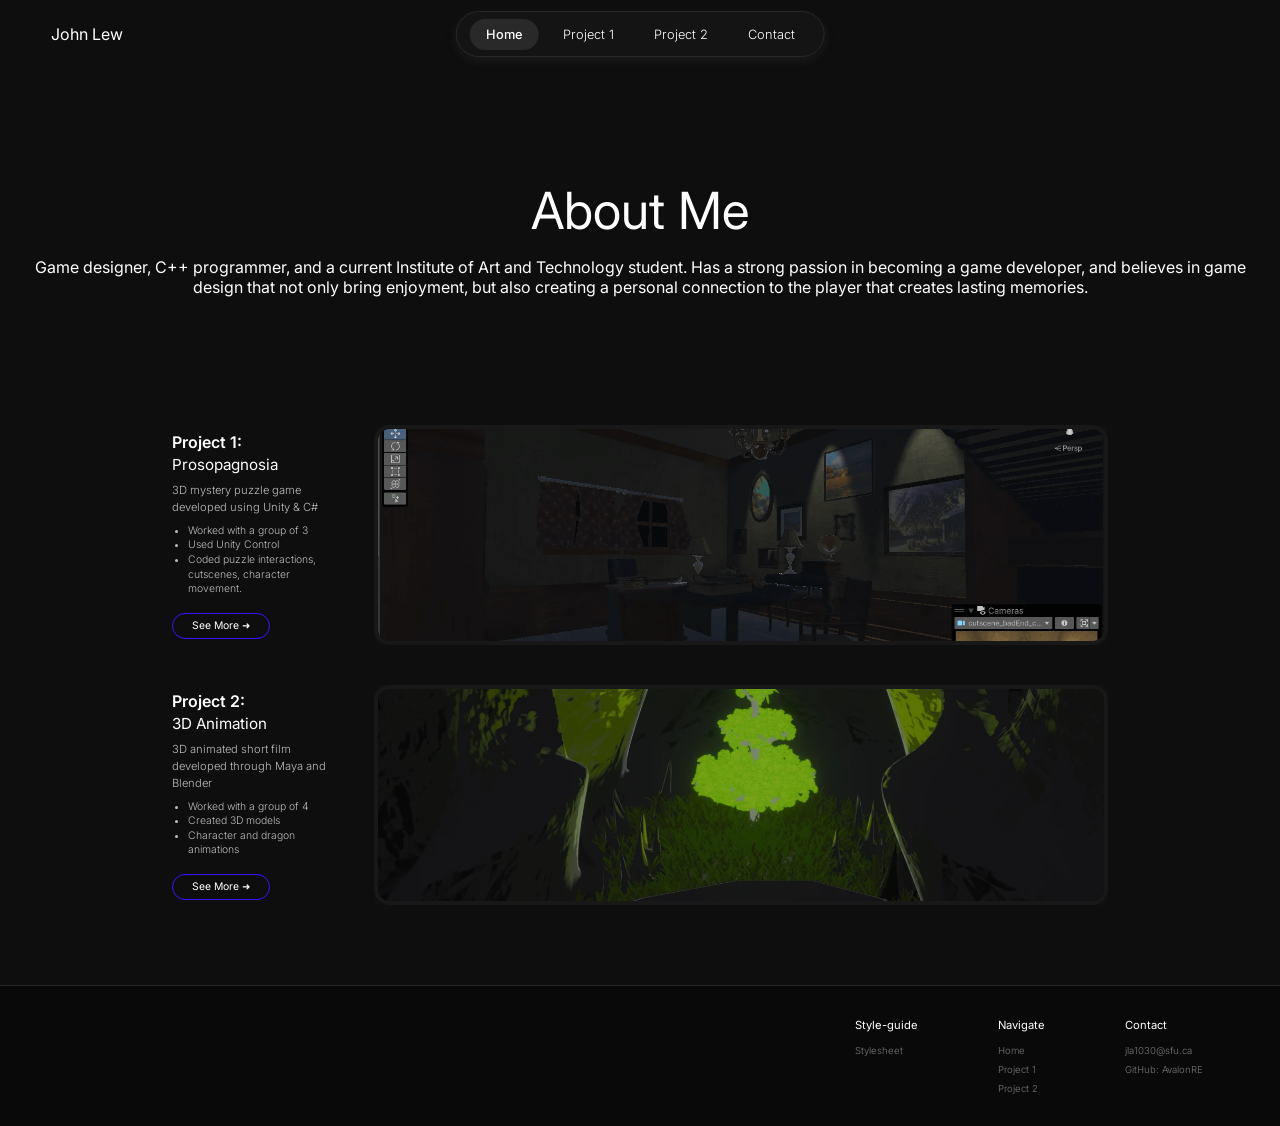
<file: index.html>
<!DOCTYPE html>
<html>

<head>

  <meta charset="utf-8">
  <meta name="viewport" content="width=device-width, initial-scale=1">
  <title>John Lew | Portfolio</title>

  <link href="css/home.css" rel="stylesheet">

</head>

<body>

  <header>
    <a href="#" class="name">John Lew</a>

    <nav class="button-nav-container">
      <a href="#" class="button-nav-selected">Home</a>
      <a href="#project1-container" class="button-nav">Project 1</a>
      <a href="#project2-container" class="button-nav">Project 2</a>
      <a href="#footer" class="button-nav">Contact</a>
    </nav>
  </header>


  <main>

    <section class="about-me">
      <h1>About Me</h1>

      <p>
        Game designer, C++ programmer, and a current Institute of Art and Technology student.
        Has a strong passion in becoming a game developer, and believes in game design
        that not only bring enjoyment, but also creating a personal connection to the
        player that creates lasting memories.
      </p>
    </section>

    <section class="projects-container">

      <section class="project1-container" id="project1-container">

        <div class="project1-info">
          <h2>Project 1:</h2>
          <h3>Prosopagnosia</h3>

          <p>3D mystery puzzle game developed using Unity & C#</p>

          <ul>
            <li>Worked with a group of 3</li>
            <li>Used Unity Control</li>
            <li>Coded puzzle interactions, cutscenes, character movement.</li>
          </ul>

          <a href="#project1-details" class="button">See More ➜</a>
        </div>

        <div class="project1-image">
          <img src="img/gameSS.png" alt="Prosopagnosia gameplay">
        </div>

      </section>


      <section class="project2-container" id="project2-container">

        <div class="project2-info">
          <h2>Project 2:</h2>
          <h3>3D Animation</h3>

          <p>3D animated short film developed through Maya and Blender</p>

          <ul>
            <li>Worked with a group of 4</li>
            <li>Created 3D models</li>
            <li>Character and dragon animations</li>
          </ul>

          <a href="#project2-details" class="button">See More ➜</a>
        </div>

        <div class="project2-image">
          <img src="img/backgroundAnimation.webp" alt="3D animation project">
        </div>

      </section>

    </section>

  </main>


  <footer id="footer">

    <div class="footer-container">

      <div class="footer-navigation">
        <h3>Style-guide</h3>
        <a href="Template.html">Stylesheet</a>
      </div>
      <div class="footer-navigation">
        <h3>Navigate</h3>
        <a href="#">Home</a>
        <a href="#project1-container">Project 1</a>
        <a href="#project2-container">Project 2</a>
      </div>

      <div class="footer-contact">
        <h3>Contact</h3>
        <a href="mailto:your@email.com">jla1030@sfu.ca</a>
        <a href="https://github.com/AvalonRE">GitHub: AvalonRE</a>
      </div>

    </div>

  </footer>

</body>

</html>
</file>
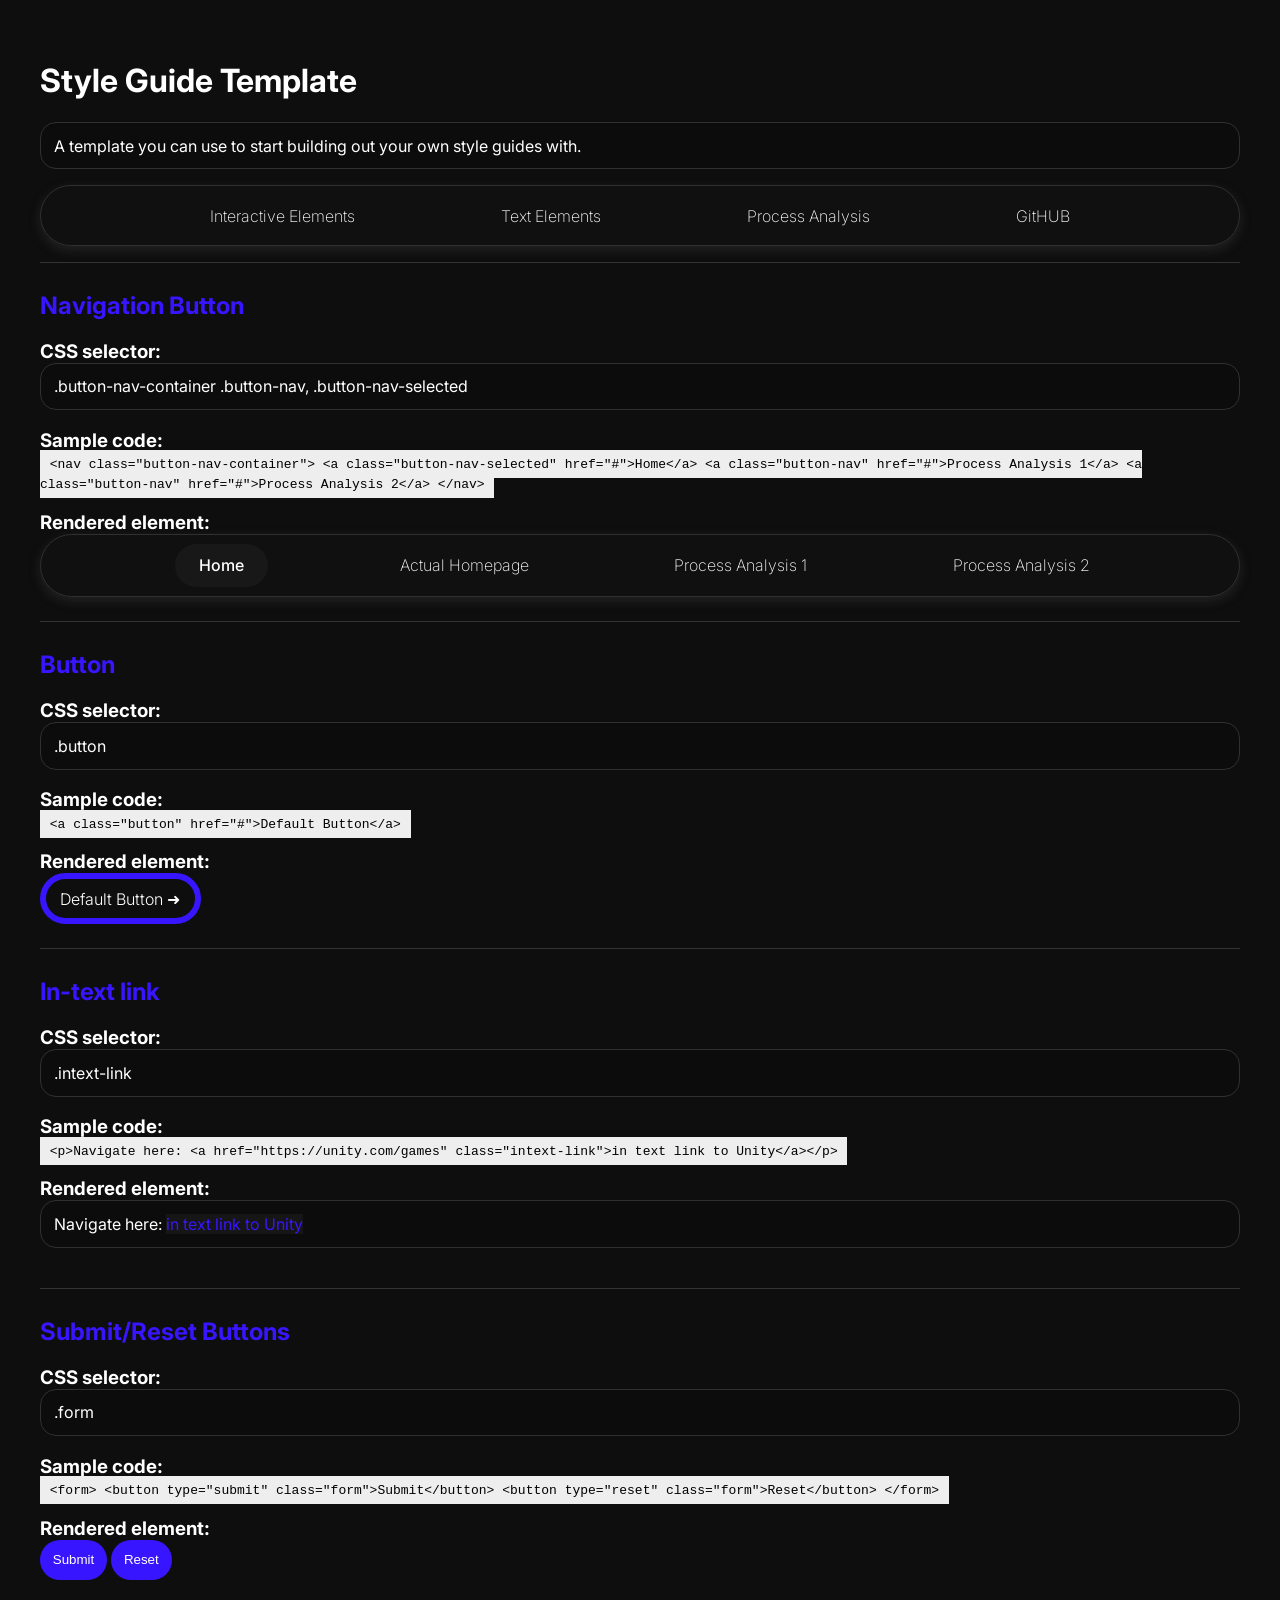
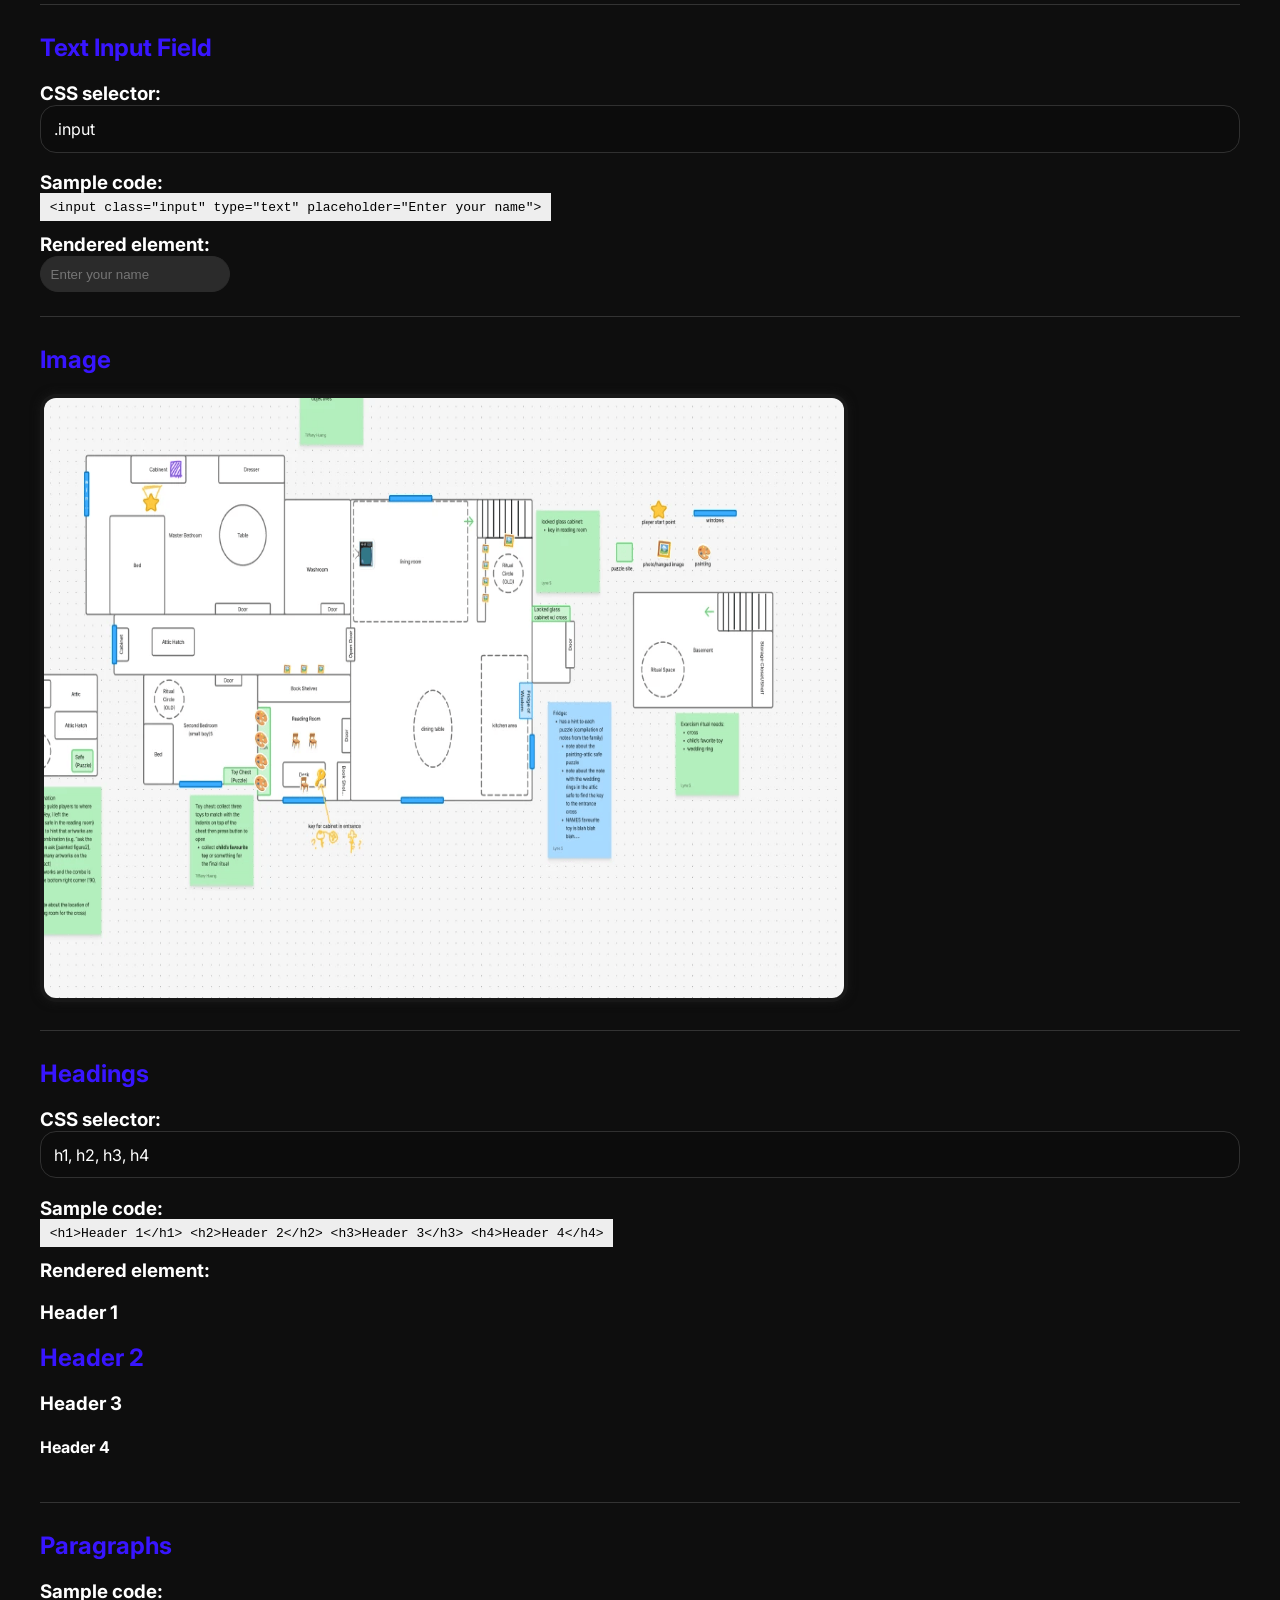
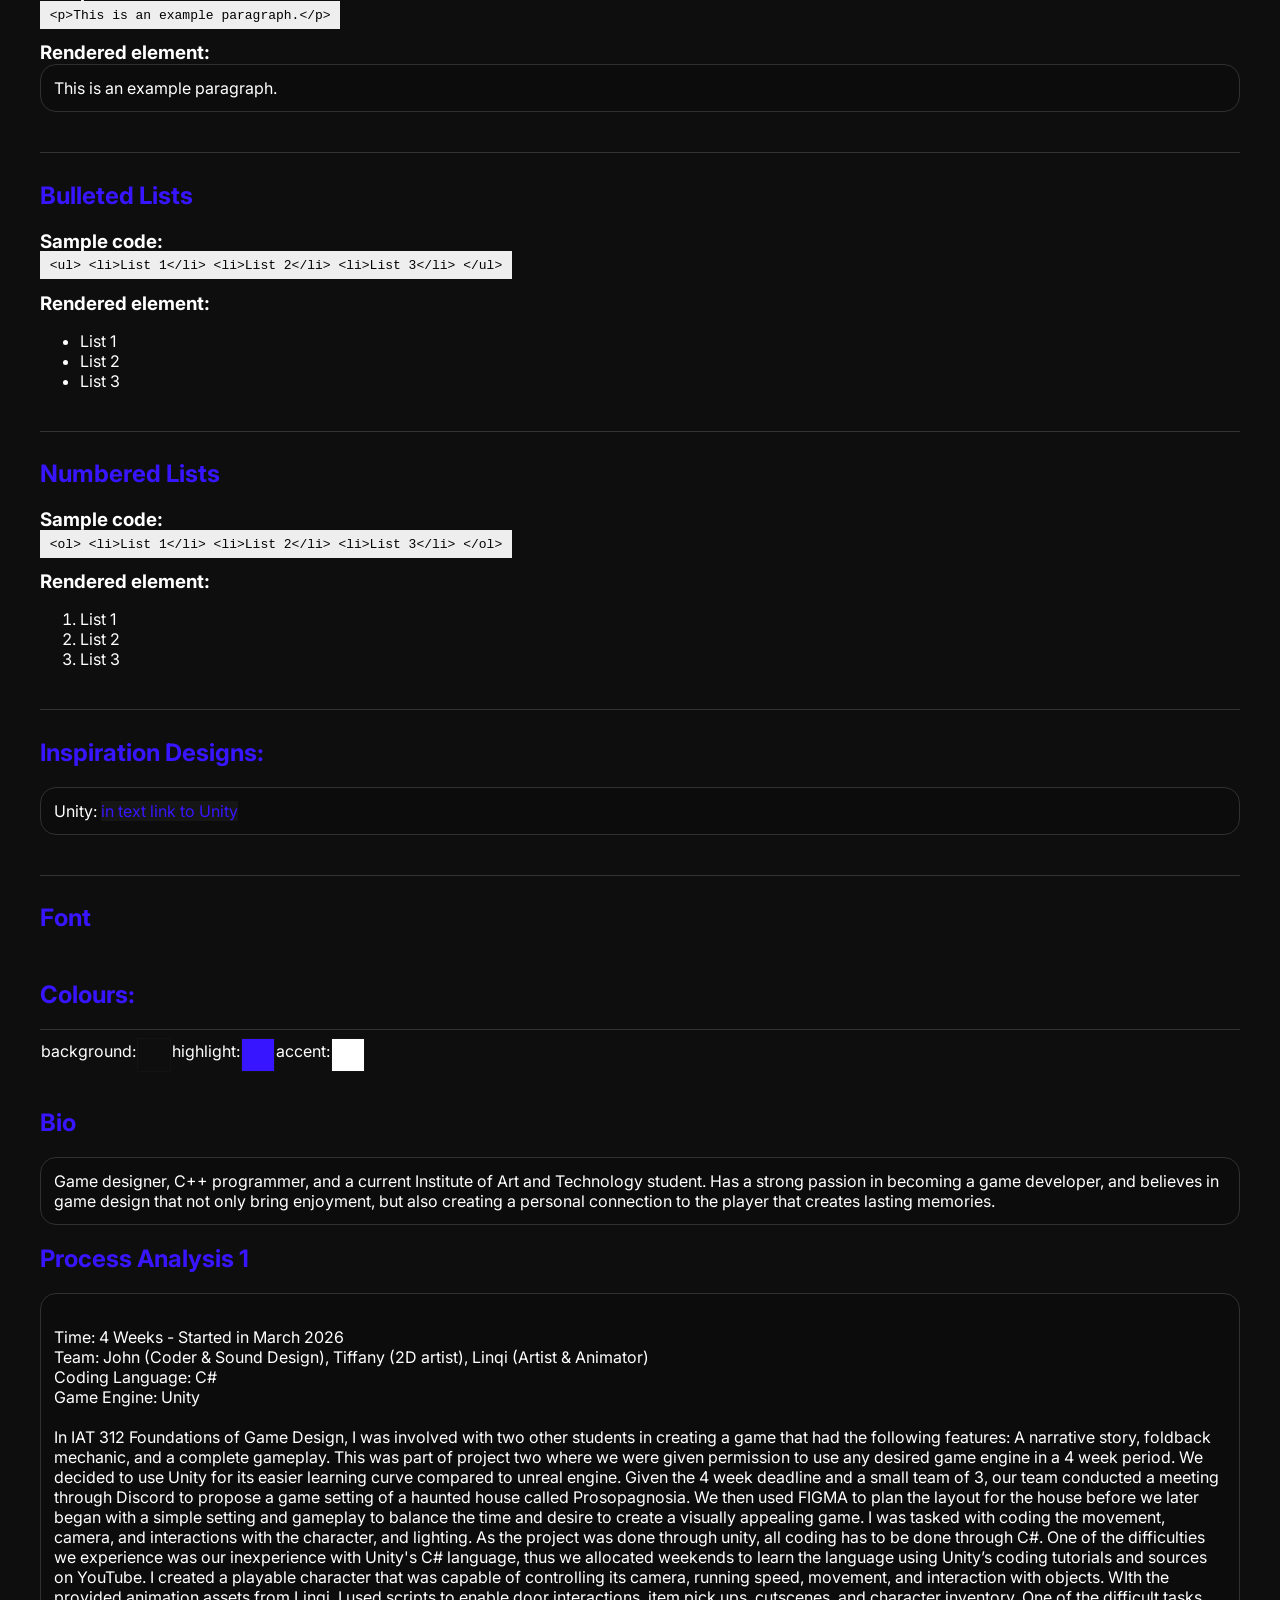
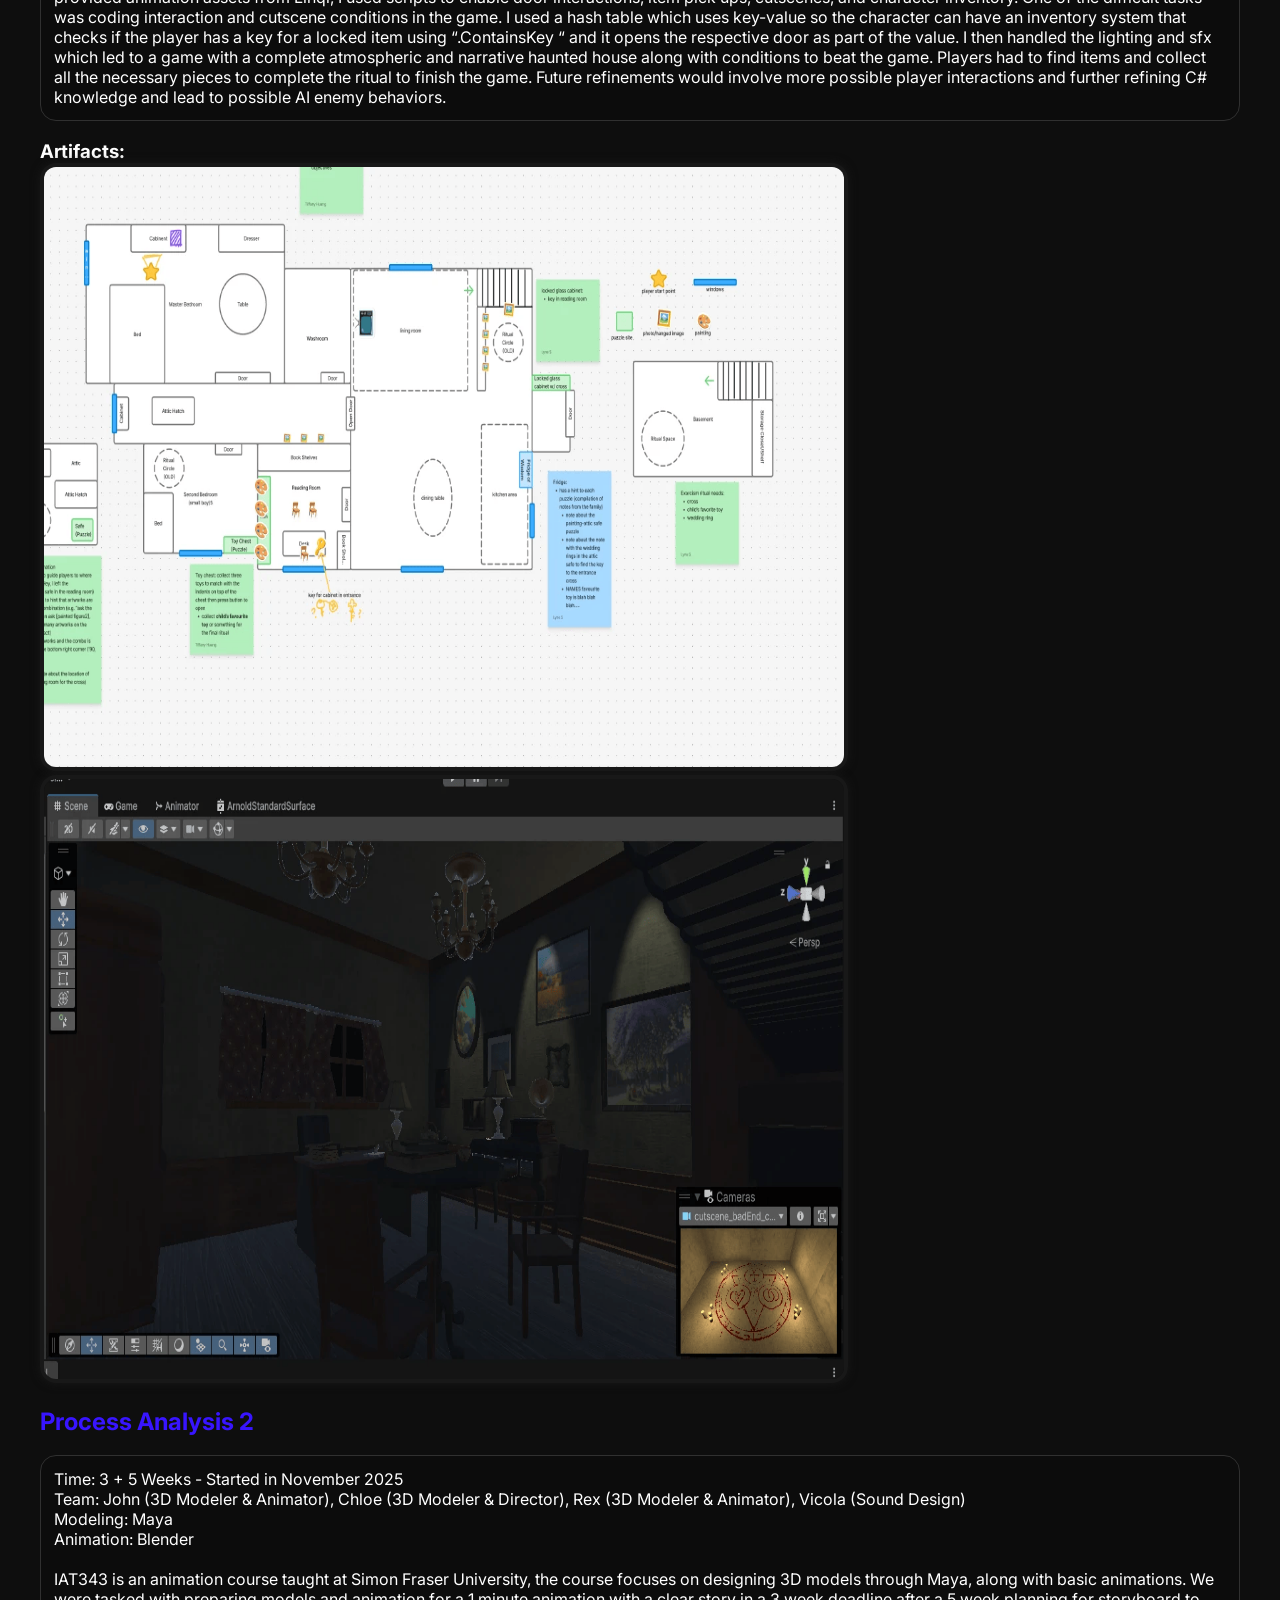
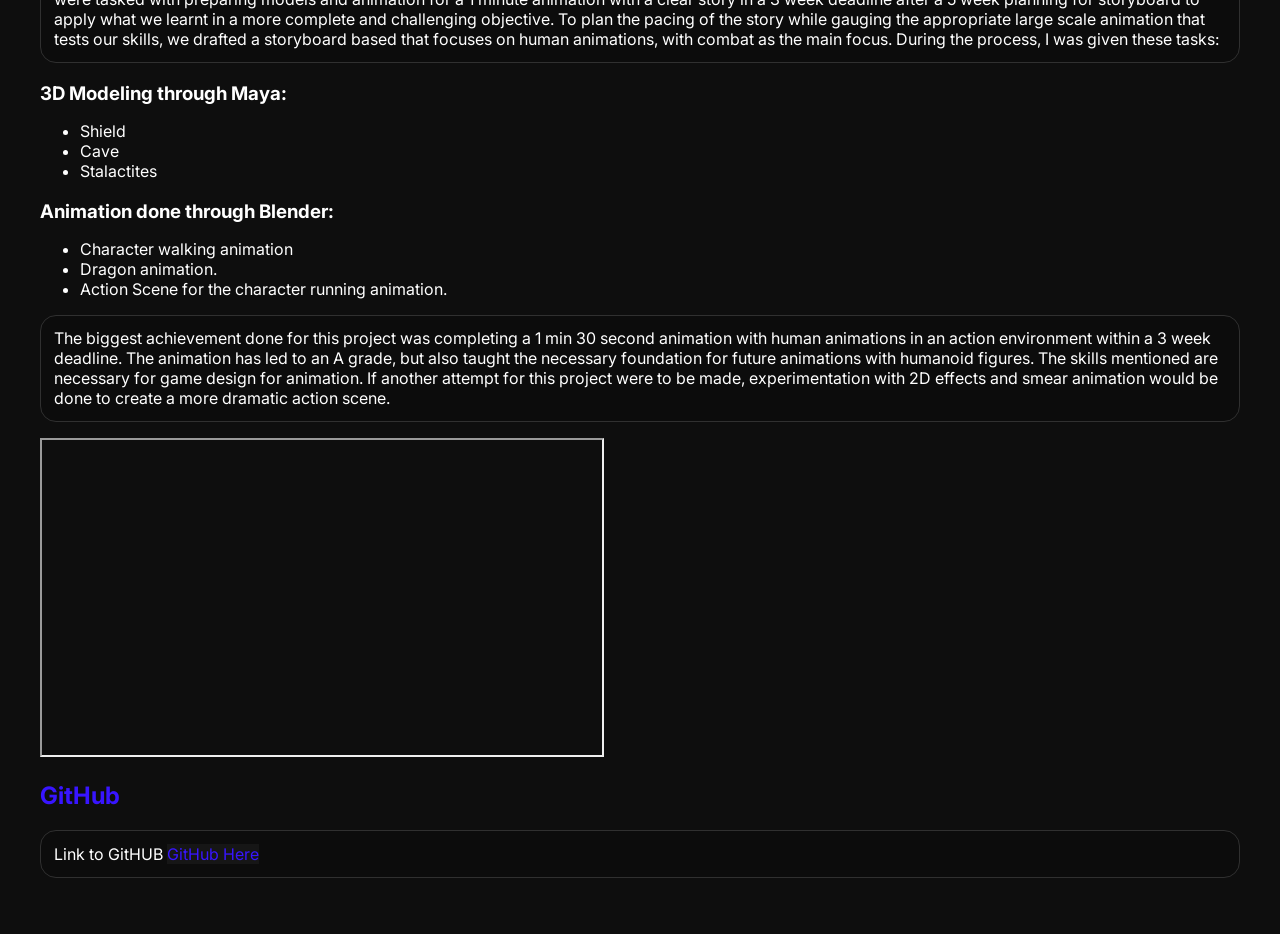
<file: Template.html>
<!DOCTYPE html>
<html>

<head>

  <meta charset="utf-8">
  <title>Style Guide Template</title>

  <link href="css/main.css" rel="stylesheet">

</head>

<body>

  <h1>Style Guide Template</h1>

  <p>A template you can use to start building out your own style guides with.</p>


  <nav class="button-nav-container">
    <a href="#interactive_elements" class="button-nav">Interactive Elements</a>
    <a href="#text_elements" class="button-nav">Text Elements</a>
    <a href="#combined_elements" class="button-nav">Process Analysis</a>
    <a href="https://github.com/AvalonRE/iat339_project_301477693" class="button-nav">GitHUB</a>
  </nav>



  <!-- INTERACTIVE ELEMENTS SECTION // -->
  <section id="interactive_elements">

    <!-- Default Button styling section -->
    <section>

      <h2>Navigation Button</h2>

      <h3>CSS selector:</h3>
      <p>.button-nav-container .button-nav, .button-nav-selected</p>

      <h3>Sample code:</h3>
      <code>&lt;nav class="button-nav-container"&gt;
  &lt;a class="button-nav-selected" href="#"&gt;Home&lt;/a&gt;
  &lt;a class="button-nav" href="#"&gt;Process Analysis 1&lt;/a&gt;
  &lt;a class="button-nav" href="#"&gt;Process Analysis 2&lt;/a&gt;
&lt;/nav&gt;</code>

      <h3>Rendered element:</h3>
      <div class="button-nav-container">
        <a class="button-nav-selected" href="#">Home</a>
        <a class="button-nav" href="index.html">Actual Homepage</a>
        <a class="button-nav" href="#">Process Analysis 1</a>
        <a class="button-nav" href="#">Process Analysis 2</a>
      </div>

    </section>

    <section>

      <h2>Button</h2>

      <h3>CSS selector:</h3>
      <p>.button</p>

      <h3>Sample code:</h3>
      <code>&lt;a class="button" href="#"&gt;Default Button&lt;/a&gt;</code>

      <h3>Rendered element:</h3>
      <a class="button" href="#">Default Button ➜</a>

    </section>

    <section>

      <h2>In-text link</h2>

      <h3>CSS selector:</h3>
      <p>.intext-link</p>

      <h3>Sample code:</h3>
      <code>&lt;p&gt;Navigate here: &lt;a href="https://unity.com/games" class="intext-link"&gt;in text link to Unity&lt;/a&gt;&lt;/p&gt;</code>

      <h3>Rendered element:</h3>
      <p>Navigate here: <a href="https://unity.com/games" class="intext-link">in text link to Unity</a></p>

    </section>

    <section>

      <h2>Submit/Reset Buttons</h2>

      <h3>CSS selector:</h3>
      <p>.form</p>

      <h3>Sample code:</h3>
      <code>&lt;form&gt;
  &lt;button type="submit" class="form"&gt;Submit&lt;/button&gt;
  &lt;button type="reset" class="form"&gt;Reset&lt;/button&gt;
&lt;/form&gt;</code>

      <h3>Rendered element:</h3>
      <form>
        <button type="submit" class="form">Submit</button>
        <button type="reset" class="form">Reset</button>
      </form>

    </section>

    <section>

      <h2>Text Input Field</h2>

      <h3>CSS selector:</h3>
      <p>.input</p>

      <h3>Sample code:</h3>
      <code>&lt;input class="input" type="text" placeholder="Enter your name"&gt;</code>

      <h3>Rendered element:</h3>
      <input class="input" type="text" placeholder="Enter your name">

    </section>

  </section>
  <!-- // INTERACTIVE ELEMENTS SECTION -->

  <section>
    <h2>Image</h2>
    <img src="img/figmaImg.png" alt="gameSS" width="800" height="600">
  </section>

  <!-- TEXT ELEMENTS SECTION // -->
  <section id="text_elements">

    <section>

      <h2>Headings</h2>

      <h3>CSS selector:</h3>
      <p>h1, h2, h3, h4</p>

      <h3>Sample code:</h3>
      <code>&lt;h1&gt;Header 1&lt;/h1&gt;
&lt;h2&gt;Header 2&lt;/h2&gt;
&lt;h3&gt;Header 3&lt;/h3&gt;
&lt;h4&gt;Header 4&lt;/h4&gt;</code>

      <h3>Rendered element:</h3>
      <div>
        <h1>Header 1</h1>
        <h2>Header 2</h2>
        <h3>Header 3</h3>
        <h4>Header 4</h4>
      </div>

    </section>

    <section>

      <h2>Paragraphs</h2>


      <h3>Sample code:</h3>
      <code>&lt;p&gt;This is an example paragraph.&lt;/p&gt;</code>

      <h3>Rendered element:</h3>
      <p>This is an example paragraph.</p>

    </section>

    <section>

      <h2>Bulleted Lists</h2>

      <h3>Sample code:</h3>
      <code>&lt;ul&gt;
  &lt;li&gt;List 1&lt;/li&gt;
  &lt;li&gt;List 2&lt;/li&gt;
  &lt;li&gt;List 3&lt;/li&gt;
&lt;/ul&gt;</code>

      <h3>Rendered element:</h3>
      <ul>
        <li>List 1</li>
        <li>List 2</li>
        <li>List 3</li>
      </ul>

    </section>

    <section>

      <h2>Numbered Lists</h2>


      <h3>Sample code:</h3>
      <code>&lt;ol&gt;
  &lt;li&gt;List 1&lt;/li&gt;
  &lt;li&gt;List 2&lt;/li&gt;
  &lt;li&gt;List 3&lt;/li&gt;
&lt;/ol&gt;</code>

      <h3>Rendered element:</h3>
      <ol>
        <li>List 1</li>
        <li>List 2</li>
        <li>List 3</li>
      </ol>

    </section>

  </section>
  <!-- // TEXT ELEMENTS SECTION -->



  <!-- COMBINED ELEMENTS SECTION // -->
  <section id="combined_elements">
    <section>
      <h2>Inspiration Designs:</h2>
      <p>Unity: <a href="https://unity.com/games" class="intext-link">in text link to Unity</a></p>
    </section>

    <section>
      <h2>Font</h2>

    </section>

    <h2>Colours:</h2>
    <section class="colours">

      <p>background:</p>
      <div class="black">
      </div>

      <p>highlight:</p>
      <div class="blue">
      </div>
      <p>accent:</p>
      <div class="white">
      </div>
    </section>
    <section id="bio">
      <h2>Bio</h2>
      <p>
        Game designer, C++ programmer, and a current Institute of Art and Technology student. Has a strong passion in
        becoming a game developer, and believes in game design that not only bring enjoyment, but also creating a
        personal connection to the player that creates lasting memories.
      </p>
    </section>
    <section id="process_analysis_1">

      <h2>Process Analysis 1</h2>

      <p>
        <br> Time: 4 Weeks - Started in March 2026 <br>
        Team: John (Coder & Sound Design), Tiffany (2D artist), Linqi (Artist & Animator) <br>
        Coding Language: C# <br>
        Game Engine: Unity <br>
        <br> In IAT 312 Foundations of Game Design, I was involved with two other students in creating a game that had
        the
        following features: A narrative story, foldback mechanic, and a complete gameplay. This was part of project two
        where we were given permission to use any desired game engine in a 4 week period. We decided to use Unity for
        its
        easier learning curve compared to unreal engine.
        Given the 4 week deadline and a small team of 3, our team conducted a meeting through Discord to propose a game
        setting of a haunted house called Prosopagnosia. We then used FIGMA to plan the layout for the house before we
        later began with a simple setting and gameplay to balance the time and desire to create a visually appealing
        game.

        I was tasked with coding the movement, camera, and interactions with the character, and lighting. As the project
        was done through unity, all coding has to be done through C#. One of the difficulties we experience was our
        inexperience with Unity's C# language, thus we allocated weekends to learn the language using Unity’s coding
        tutorials and sources on YouTube.
        I created a playable character that was capable of controlling its camera, running speed, movement, and
        interaction with objects. WIth the provided animation assets from Linqi, I used scripts to enable door
        interactions, item pick ups, cutscenes, and character inventory.
        One of the difficult tasks was coding interaction and cutscene conditions in the game. I used a hash table which
        uses key-value so the character can have an inventory system that checks if the player has a key for a locked
        item
        using “.ContainsKey “ and it opens the respective door as part of the value.
        I then handled the lighting and sfx which led to a game with a complete atmospheric and narrative haunted house
        along with conditions to beat the game. Players had to find items and collect all the necessary pieces to
        complete
        the ritual to finish the game.

        Future refinements would involve more possible player interactions and further refining C# knowledge and lead to
        possible AI enemy behaviors.
      </p>

      <h3>Artifacts:</h3>

      <img src="img/figmaImg.png" alt="gameSS" width="800" height="600">
      <img src="img/gameSS.png" alt="gameSS" width="800" height="600">

    </section>

    <section id="process_analysis_2">

      <h2>Process Analysis 2</h2>

      <p>
        Time: 3 + 5 Weeks - Started in November 2025 <br>
        Team: John (3D Modeler & Animator), Chloe (3D Modeler & Director), Rex (3D Modeler & Animator), Vicola (Sound
        Design)<br>
        Modeling: Maya <br>
        Animation: Blender <br>
        <br>IAT343 is an animation course taught at Simon Fraser University, the course focuses on designing 3D models
        through
        Maya, along with basic animations.
        We were tasked with preparing models and animation for a 1 minute animation with a clear story in a 3 week
        deadline after a 5 week planning for storyboard to apply what we learnt in a more complete and challenging
        objective.

        To plan the pacing of the story while gauging the appropriate large scale animation that tests our skills, we
        drafted a storyboard based that focuses on human animations, with combat as the main focus.
        During the process, I was given these tasks:
      </p>

      <h3>3D Modeling through Maya:</h3>
      <ul>
        <li>Shield</li>
        <li>Cave</li>
        <li>Stalactites</li>
      </ul>

      <h3>Animation done through Blender:</h3>
      <ul>
        <li>Character walking animation</li>
        <li>Dragon animation.</li>
        <li>Action Scene for the character running animation.</li>
      </ul>

      <p>
        The biggest achievement done for this project was completing a 1 min 30 second animation with human animations
        in
        an action environment within a 3 week deadline.
        The animation has led to an A grade, but also taught the necessary foundation for future animations with
        humanoid
        figures. The skills mentioned are necessary for game design for animation.
        If another attempt for this project were to be made, experimentation with 2D effects and smear animation would
        be
        done to create a more dramatic action scene.
      </p>

      <!-- from: https://www.w3docs.com/learn-html/html-youtube-videos-->
       <iframe width="560" height="315" title="IAT 343 project" src="https://www.youtube.com/embed/Rqq0F7k66bg" allow="autoplay; fullscreen"></iframe>

    </section>

  </section>
  <!-- // COMBINED ELEMENTS SECTION -->

  <footer id="footer">

    <h2>GitHub</h2>
    <p>
      Link to GitHUB
      
      <a href="https://github.com/AvalonRE/iat339_project_301477693" class="intext-link">GitHub Here</a>
      
    </p>

  </footer>

</body>

</html>
</file>
<file: css/home.css>
@import url('https://fonts.googleapis.com/css2?family=Inter:wght@200;300;400;500;600;700&display=swap');

html {
  scroll-behavior: smooth;
}

* {
  box-sizing: border-box;
}

body {
  margin: 0;
  font-family: 'Inter', sans-serif;
  color: white;
  background-color: #0e0e0e;
}

a {
  color: white;
  text-decoration: none;
}

header {
  display: flex;
  justify-content: space-between;
  align-items: center;
  padding: 1.5rem 4%;
  position: relative;
}

.name {
  font-size: 1rem;
  font-weight: 400;
}

.button-nav-container {
  display: flex;
  justify-content: center;
  align-items: center;
  gap: 0.5rem;
  padding: 0.4rem 0.8rem;
  border: 1px solid #292929;
  border-radius: 4rem;
  background-color: rgba(39, 39, 39, 0.25);
  box-shadow: 0 4px 11px rgba(101, 101, 101, 0.15);
  position: absolute;
  left: 50%;
  transform: translateX(-50%);
}

.button-nav {
  font-size: 0.8rem;
  font-weight: 300;
  padding: 0.5rem 1rem;
  border-radius: 5rem;
  transition: 150ms;
}

.button-nav-selected {
  font-size: 0.8rem;
  font-weight: 500;
  padding: 0.5rem 1rem;
  background-color: #292929;
  border-radius: 5rem;
}

.button-nav:hover,
.button-nav:focus {
  background-color: #3815FF;
  box-shadow: 0 3px #14046e;
  transform: translateY(-2px);
}

.about-me {
  text-align: center;
  padding: 7rem 1rem 5rem;
}

.about-me h1 {
  font-size: clamp(2rem, 4vw, 3.5rem);
  font-weight: 400;
  line-height: 1.2;
  margin: 0;
}

.projects-container {
  max-width: 1000px;
  margin: 2rem auto 4rem;
  padding: 0 2rem;
  display: flex;
  flex-direction: column;
  gap: 2.5rem;
}

.project1-container,
.project2-container {
  display: grid;
  grid-template-columns: 170px 1fr;
  gap: 2rem;
  align-items: center;
  scroll-margin-top: 2rem;
}

.project1-info h2,
.project2-info h2 {
  font-size: 1rem;
  font-weight: 600;
  margin: 0;
}

.project1-info h3,
.project2-info h3 {
  font-size: 0.95rem;
  font-weight: 400;
  margin: 0.2rem 0 0.5rem;
}

.project1-info p,
.project2-info p {
  font-size: 0.7rem;
  font-weight: 300;
  line-height: 1.5;
  color: #bdbdbd;
  margin: 0.5rem 0;
}

.project1-info ul,
.project2-info ul {
  padding-left: 1rem;
  margin: 0.5rem 0 1rem;
}

.project1-info li,
.project2-info li {
  font-size: 0.65rem;
  font-weight: 300;
  line-height: 1.4;
  color: #bdbdbd;
}

.project1-image,
.project2-image {
  width: 100%;
  height: 220px;
  overflow: hidden;
  border-radius: 0.3rem;
}

.project1-image img,
.project2-image img {
  width: 100%;
  height: 100%;
  object-fit: cover;
  border-radius: 0.3rem;
  border: none;
  box-shadow: none;
  transition: 200ms;
border-radius: 1rem;
  border: 0.3rem solid #181818;
  box-shadow: 0 0 10px #181818;
  transition: 200ms;
}

.project1-image img:hover,
.project2-image img:hover {
  border: 0.3rem solid #3815FF;
  box-shadow: 0 0 10px #3815FF;
}

.button {
  display: inline-block;
  font-size: 0.65rem;
  font-weight: 400;
  padding: 0.35rem 1.2rem;
  color: white;
  border: 1px solid #3815FF;
  border-radius: 5rem;
  transition: 200ms;
}

.button:hover,
.button:focus {
  background-color: #3815FF;
  box-shadow: 0 0 10px #3815FF;
}

#project1-details,
#project2-details {
  max-width: 1000px;
  margin: 4rem auto;
  padding: 0 2rem;
  scroll-margin-top: 2rem;
}

#project1-details h2,
#project2-details h2 {
  color: #3815FF;
  font-weight: 500;
}

#project1-details p,
#project2-details p {
  color: #aaa;
  line-height: 1.7;
  max-width: 700px;
}

footer {
  margin-top: 5rem;
  padding: 2rem 6%;
  min-height: 100px;
  background-color: #090909;
  border-top: 1px solid #252525;
}

.footer-container {
  display: flex;
  justify-content: flex-end;
  gap: 5rem;
}

.footer-navigation,
.footer-contact {
  display: flex;
  flex-direction: column;
  gap: 0.5rem;
}

.footer-navigation h3,
.footer-contact h3 {
  font-size: 0.7rem;
  font-weight: 400;
  margin: 0 0 0.3rem;
}

.footer-navigation a,
.footer-contact a {
  font-size: 0.6rem;
  color: #777;
  font-weight: 300;
}

.footer-navigation a:hover,
.footer-contact a:hover {
  color: #3815FF;
}

@media (max-width: 650px) {

  header {
    flex-direction: column;
    gap: 1.5rem;
  }

  .button-nav-container {
    position: static;
    transform: none;
    gap: 0;
  }

  .button-nav,
  .button-nav-selected {
    padding: 0.5rem 0.65rem;
    font-size: 0.7rem;
  }

.about-me{
  max-width: 750px;
  margin: 0 auto;
  text-align: center;
  padding: 7rem 2rem 5rem;
}

.about-me h1 {
  font-size: 2rem;
  font-weight: 400;
  margin-bottom: 1.5rem;
}

.about-me p {
  font-size: 1rem;
  font-weight: 300;
  line-height: 1.8;
  color: #bdbdbd;
}
  .project1-container,
  .project2-container {
    grid-template-columns: 1fr;
    gap: 1rem;
  }

  .project1-image,
  .project2-image {
    height: 200px;
  }

  .additional-projects-container {
    grid-template-columns: 1fr;
  }

  .project3-container,
  .project4-container,
  .project5-container {
    min-height: 220px;
  }

  .project3-image,
  .project4-image,
  .project5-image {
    height: 150px;
  }

  .footer-container {
    justify-content: space-between;
    gap: 1rem;
  }

}
</file>
<file: css/main.css>
@import url('https://fonts.googleapis.com/css2?family=Inter:wght@200;300;400;500;600;700&display=swap');
/*
font
*/
/*
  STYLE GUIDE STYLING 
  Default styling for the style guide 
*/

html {
  scroll-behavior: smooth;
}

body {
  font-family: sans-serif;
  padding: 2rem;
  color: white;
  background-color: #0e0e0e;
  font-family: 'Inter', sans-serif;
}

p {
  background-color: #0c0c0c;
  padding: 0.8rem;
  border: 0.1rem solid #303030;
  border-radius: 1rem;
}

section:not([id]) {
  margin: 1em 0;
  padding: 0.5em 0;
  border-top: 1px solid #333;
}

section h3 {
  margin-bottom: 0;
}

section p {
  margin-top: 0;
}

section code {
  background-color: #EEE;
  padding: 0.5em 0.75em;
  color:#000000;
}

h2{ 
  color: #3815FF;
}



/* 
  INTERACTIVE ELEMENTS -------------------
*/

/* Styling for the navigation button */

.button-nav-container{
  display: inline-block;
  padding: 0.6em 0.9em;
  color: #FFF;
  box-shadow: 0 4px 11.3px rgba(101, 101, 101, 0.25); 
  border-radius: 4rem;
  border: 0.1rem solid #303030;
  background-color: rgba(19, 19, 19, 0.5);
  display: flex;
  justify-content: center;
  align-items: center;
  gap: 10%;
}

img{
  border-radius: 1rem;
  border: 0.3rem solid #181818;
  box-shadow: 0 0 10px #181818;
  transition: 200ms;
}

img:focus, img:hover{
  border: 0.3rem solid #3815FF;
  box-shadow: 0 0 10px #3815FF;

}


.button-nav{
  display: inline-block;
  font-size: 1rem;
  font-weight: 200;
  padding: 0.6em 0.9em;
  color: #FFF;
  border-radius: 5rem;
  text-decoration: none;
  -webkit-transition: background-color 0.2s ease-out;
  transition: 150ms;
}

.button-nav-selected{
  display: inline-block;
  font-size: 1rem;
  font-weight: 500;
  padding: 0.7rem 1.5rem;
  color: #FFF;
  background-color: #181818;
  border-radius: 5rem;
  text-decoration: none;
}

.button-nav:hover,
.button-nav:focus {
  background-color: #3815FF;
  box-shadow: 0 0 10px #3815FF;
  transform: translateY(-2px);
}

.button{
  display: inline-block;
  font-size: 1rem;
  font-weight: 300;
  padding: 0.6em 0.9em;
  color: #FFF;
  border: 0.4rem solid #3815FF;
  border-radius: 5rem;
  text-decoration: none;
  -webkit-transition: background-color 0.2s ease-out;
  transition: background-color 0.2s ease-out;
}

.button:hover, .button-nav:focus  {
  background-color: #3815FF;
  box-shadow: 0 0 10px #3815FF;
}

.intext-link {
  font-size: 1rem;
  color: #3815FF;
  background-color: #161616;
  text-decoration: none;
  transition: 150ms;
}

.intext-link:hover, .intext-link:focus {
  color: white;
  background-color: #3815FF;
  text-decoration: none;
}

.input {
  background-color: #2b2b2b;
  border: 1px solid #2b2b2b;
  padding: 0.6rem;
  outline: none;
  border-radius: 3rem;
  color: white;
}

input:focus, input:hover {
  border-color: #3815FF;
  background-color: #222;
}


.form {
  background-color: #3815FF;
  border-radius: 3rem;
  border: none;
  padding: 0.8rem;
  color: white;
  transition: 200ms;
}

.form:hover, .form:focus {
  background-color: #1900a8;
  border-radius: 3rem;
  border: none;
  padding: 0.8rem;
  color: white;
}



/* 
  TEXT ELEMENTS -------------------
*/

.colours {
  display: flex;
  align-items: center;
}
.colours p {
  background-color: transparent;
  border-color: transparent;
  padding: 0rem;
}

.black{
  padding: 1rem;
  max-width: 1rem;
  max-height: 1rem;
  border: 0.1rem solid #131313;
  background-color: #0e0e0e;
  margin-bottom: 0.5rem;
}

.blue{
  padding: 1rem;
  max-width: 1rem;
  max-height: 1rem;
  border: 0.1rem solid #131313;
  background-color: #3815FF;
  margin-bottom: 0.5rem;
}

.white{
  padding: 1rem;
  max-width: 1rem;
  max-height: 1rem;
  border: 0.1rem solid #131313;
  background-color: white;
  margin-bottom: 0.5rem;
}



/* 
  COMBINED ELEMENTS -------------------
*/
</file>
